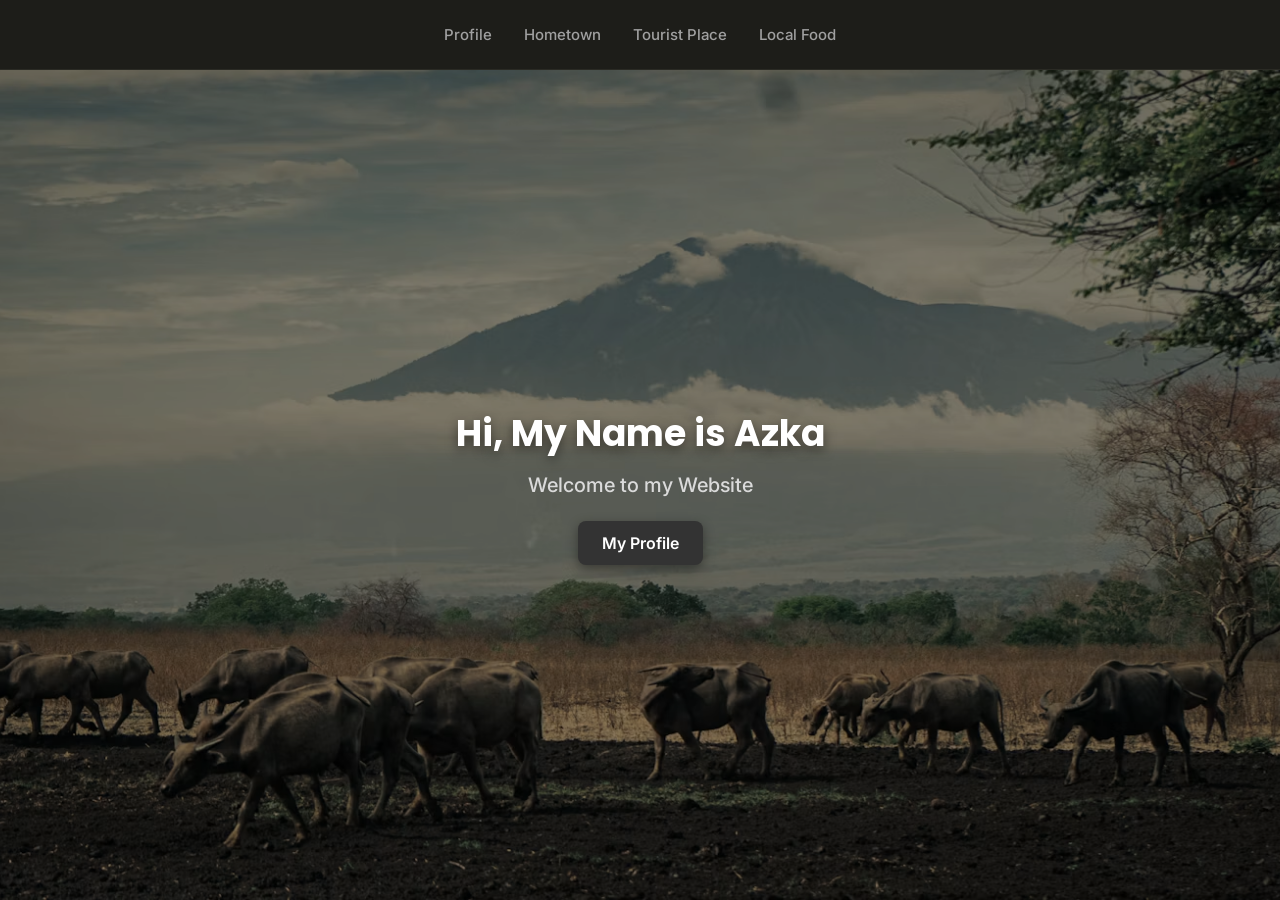
<file: source/index.html>
<!DOCTYPE html>
<html lang="id">
<head>
  <meta charset="utf-8" />
  <meta name="viewport" content="width=device-width, initial-scale=1.0" />
  <title>Home - Muhammad Azka Asyrafany</title>
  <link rel="preconnect" href="https://fonts.googleapis.com">
  <link rel="preconnect" href="https://fonts.gstatic.com" crossorigin>
  <link href="https://fonts.googleapis.com/css2?family=Inter:wght@300;400;500;600&family=Poppins:wght@700&display=swap" rel="stylesheet">
  <link rel="stylesheet" href="style.css">
</head>
<body>

  <div class="homepage">
    <nav class="navbar">
      <div class="nav-links">
        <a href="profile.html" class="nav-item">Profile</a>
        <a href="hometown.html" class="nav-item">Hometown</a>
        <a href="tourist.html" class="nav-item">Tourist Place</a>
        <a href="food.html" class="nav-item">Local Food</a>
      </div>
    </nav>

    <main class="homemain-container">
      <div class="homemain-content">
        <h1 class="homemain-title">Hi, My Name is Azka</h1>
        <p class="homemain-subtitle">Welcome to my Website</p>
        <a href="profile.html" class="btn-profile">
          <span>My Profile</span>
        </a>
      </div>
    </main>
  </div>

</body>
</html>
</file>
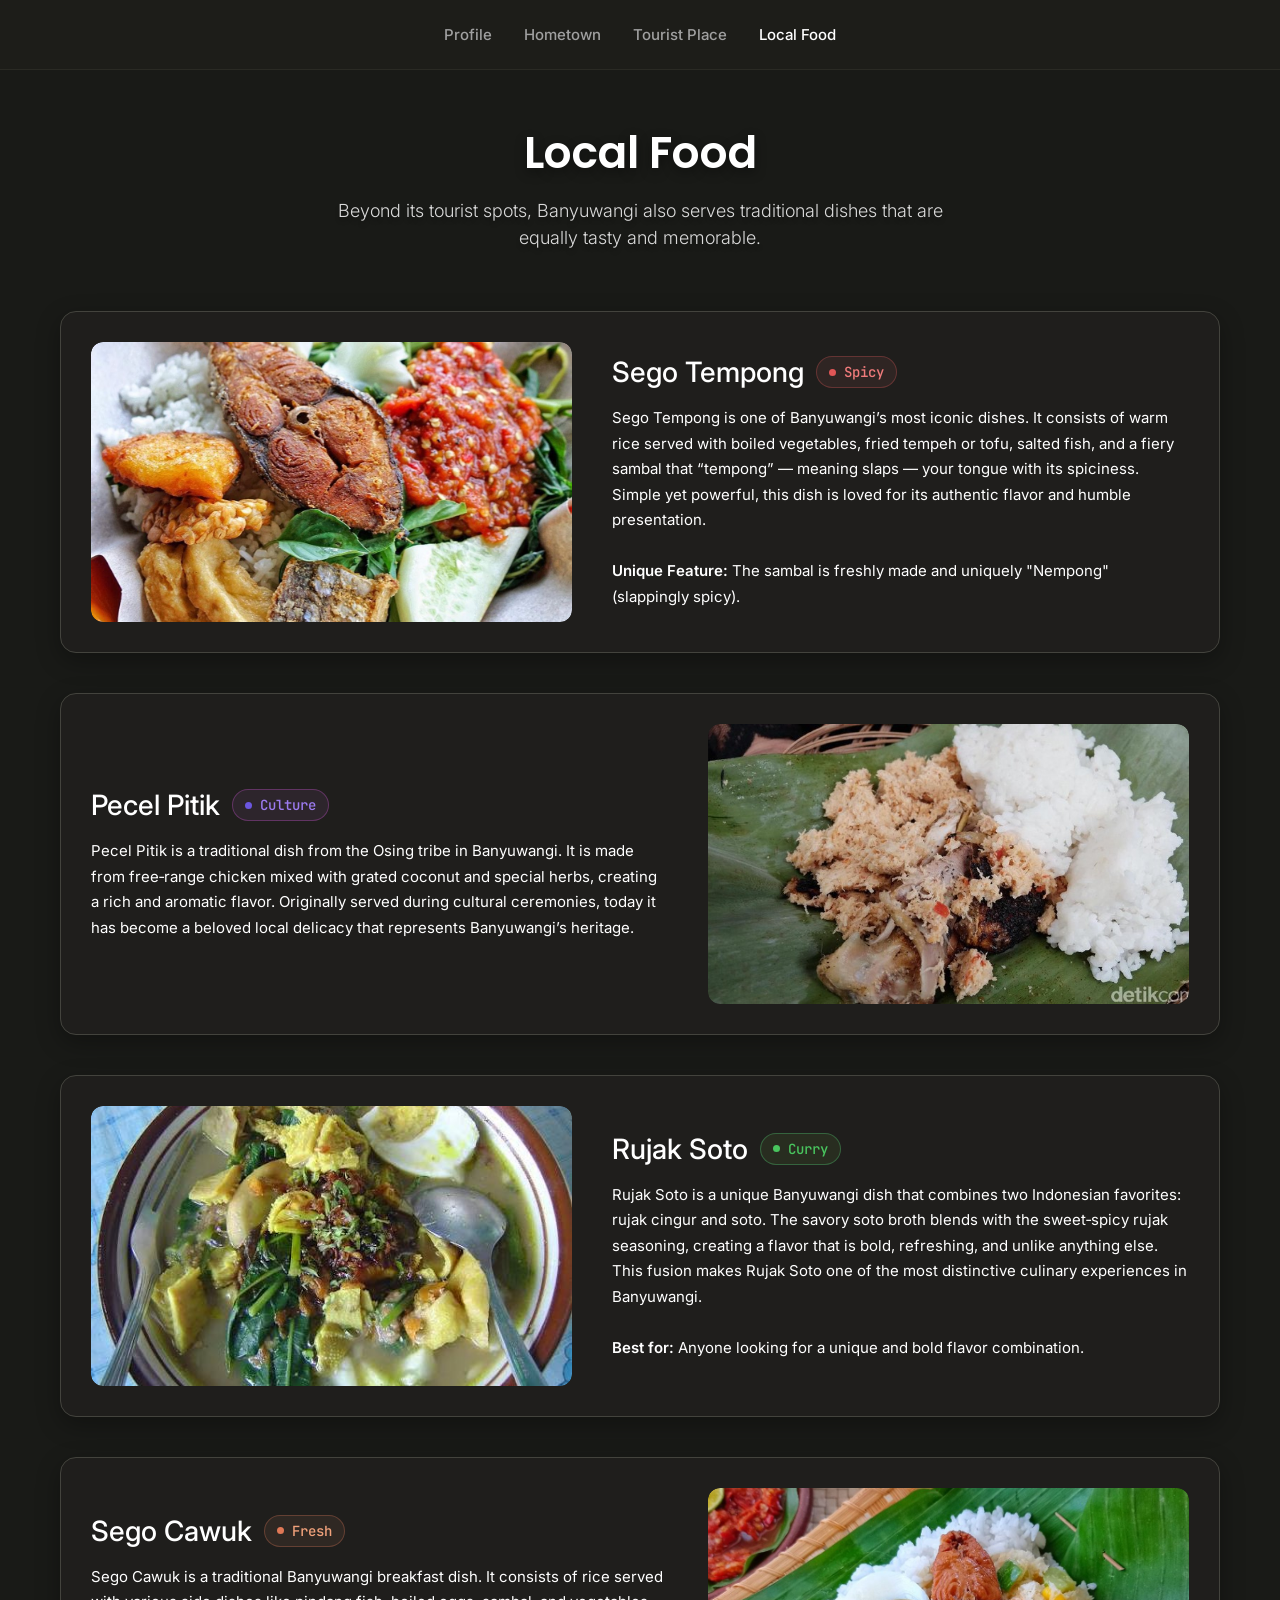
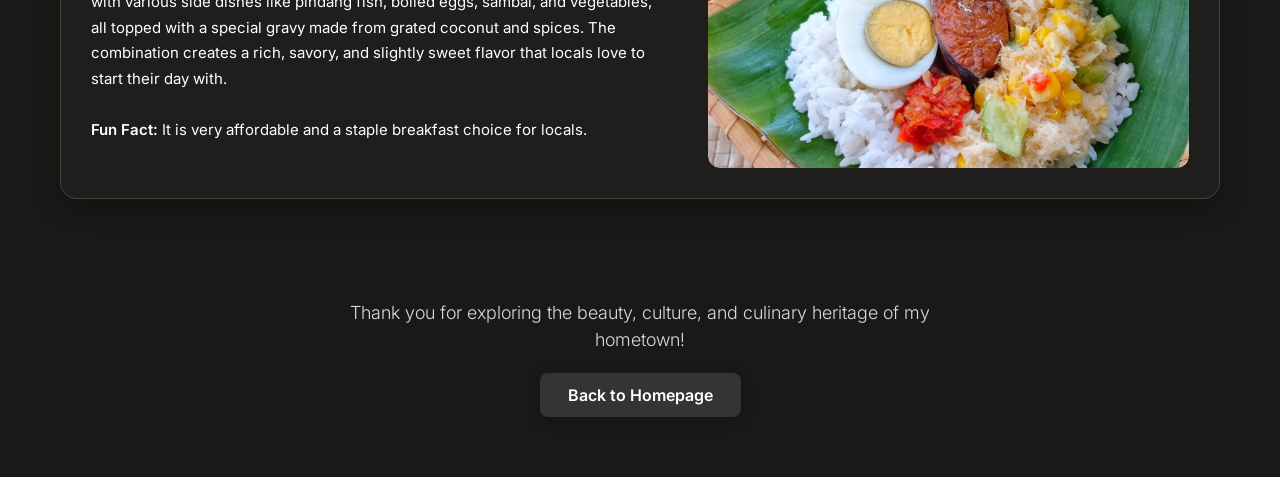
<file: source/food.html>
<!DOCTYPE html>
<html lang="id">
<head>
  <meta charset="utf-8" />
  <meta name="viewport" content="width=device-width, initial-scale=1.0" />
  <title>Local Food - Muhammad Azka Asyrafany</title>
  <link rel="preconnect" href="https://fonts.googleapis.com">
  <link rel="preconnect" href="https://fonts.gstatic.com" crossorigin>
  <link href="https://fonts.googleapis.com/css2?family=Inter:wght@300;400;500;600&family=JetBrains+Mono:wght@500&family=Poppins:wght@600;700&display=swap" rel="stylesheet">
  <link rel="stylesheet" href="style.css">
</head>
<body>

  <div class="food-page">
    <nav class="navbar">
      <div class="nav-links">
        <a href="profile.html" class="nav-item">Profile</a>
        <a href="hometown.html" class="nav-item">Hometown</a>
        <a href="tourist.html" class="nav-item">Tourist Place</a>
        <a href="food.html" class="nav-item active">Local Food</a>
      </div>
    </nav>

    <header class="food-header">
      <h1 class="food-main-title">Local Food</h1>
      <p class="food-subtitle">Beyond its tourist spots, Banyuwangi also serves traditional dishes that are equally tasty and memorable.</p>
    </header>

    <main class="food-container">
      <article class="food-card">
        <div class="food-image">
          <img src="img/Sego Tempong.jpeg" alt="Sego Tempong" />
        </div>
        <div class="food-content">
          <div class="title-tag-row">
            <h2 class="food-title">Sego Tempong</h2>
            <div class="badge badge-spicy">
              <span class="badge-dot"></span>
              <span class="badge-text">Spicy</span>
            </div>
          </div>
          <p class="food-description">
            Sego Tempong is one of Banyuwangi’s most iconic dishes. It consists of warm rice served with boiled vegetables, fried tempeh or tofu, salted fish, and a fiery sambal that “tempong” — meaning slaps — your tongue with its spiciness. Simple yet powerful, this dish is loved for its authentic flavor and humble presentation.<br/><br/>
            <strong>Unique Feature:</strong> The sambal is freshly made and uniquely "Nempong" (slappingly spicy).
          </p>
        </div>
      </article>

      <article class="food-card reverse">
        <div class="food-image">
          <img src="./img/Pecel Pitik.jpg" alt="Pecel Pitik" />
        </div>
        <div class="food-content">
          <div class="title-tag-row">
            <h2 class="food-title">Pecel Pitik</h2>
            <div class="badge badge-culture">
              <span class="badge-dot"></span>
              <span class="badge-text">Culture</span>
            </div>
          </div>
          <p class="food-description">
            Pecel Pitik is a traditional dish from the Osing tribe in Banyuwangi. It is made from free‑range chicken mixed with grated coconut and special herbs, creating a rich and aromatic flavor. Originally served during cultural ceremonies, today it has become a beloved local delicacy that represents Banyuwangi’s heritage.
          </p>
        </div>
      </article>

      <article class="food-card">
        <div class="food-image">
          <img src="img/Rujak Soto.jpg" alt="Rujak Soto" />
        </div>
        <div class="food-content">
          <div class="title-tag-row">
            <h2 class="food-title">Rujak Soto</h2>
            <div class="badge badge-curry">
              <span class="badge-dot"></span>
              <span class="badge-text">Curry</span>
            </div>
          </div>
          <p class="food-description">
            Rujak Soto is a unique Banyuwangi dish that combines two Indonesian favorites: rujak cingur and soto. The savory soto broth blends with the sweet‑spicy rujak seasoning, creating a flavor that is bold, refreshing, and unlike anything else. This fusion makes Rujak Soto one of the most distinctive culinary experiences in Banyuwangi.<br/><br/>
            <strong>Best for:</strong> Anyone looking for a unique and bold flavor combination.
          </p>
        </div>
      </article>

      <article class="food-card reverse">
        <div class="food-image">
          <img src="img/Sego Cawuk.jpg" alt="Sego Cawuk" />
        </div>
        <div class="food-content">
          <div class="title-tag-row">
            <h2 class="food-title">Sego Cawuk</h2>
            <div class="badge badge-fresh">
              <span class="badge-dot"></span>
              <span class="badge-text">Fresh</span>
            </div>
          </div>
          <p class="food-description">
            Sego Cawuk is a traditional Banyuwangi breakfast dish. It consists of rice served with various side dishes like pindang fish, boiled eggs, sambal, and vegetables, all topped with a special gravy made from grated coconut and spices. The combination creates a rich, savory, and slightly sweet flavor that locals love to start their day with.<br/><br/>
            <strong>Fun Fact:</strong> It is very affordable and a staple breakfast choice for locals.
          </p>
        </div>
      </article>

    </main>

    <footer class="food-footer">
      <p class="footer-note">
        Thank you for exploring the beauty, culture, and culinary heritage of my hometown!
      </p>
      <a href="index.html" class="btn-home">
        <span>Back to Homepage</span>
      </a>
    </footer>

  </div>

</body>
</html>
</file>
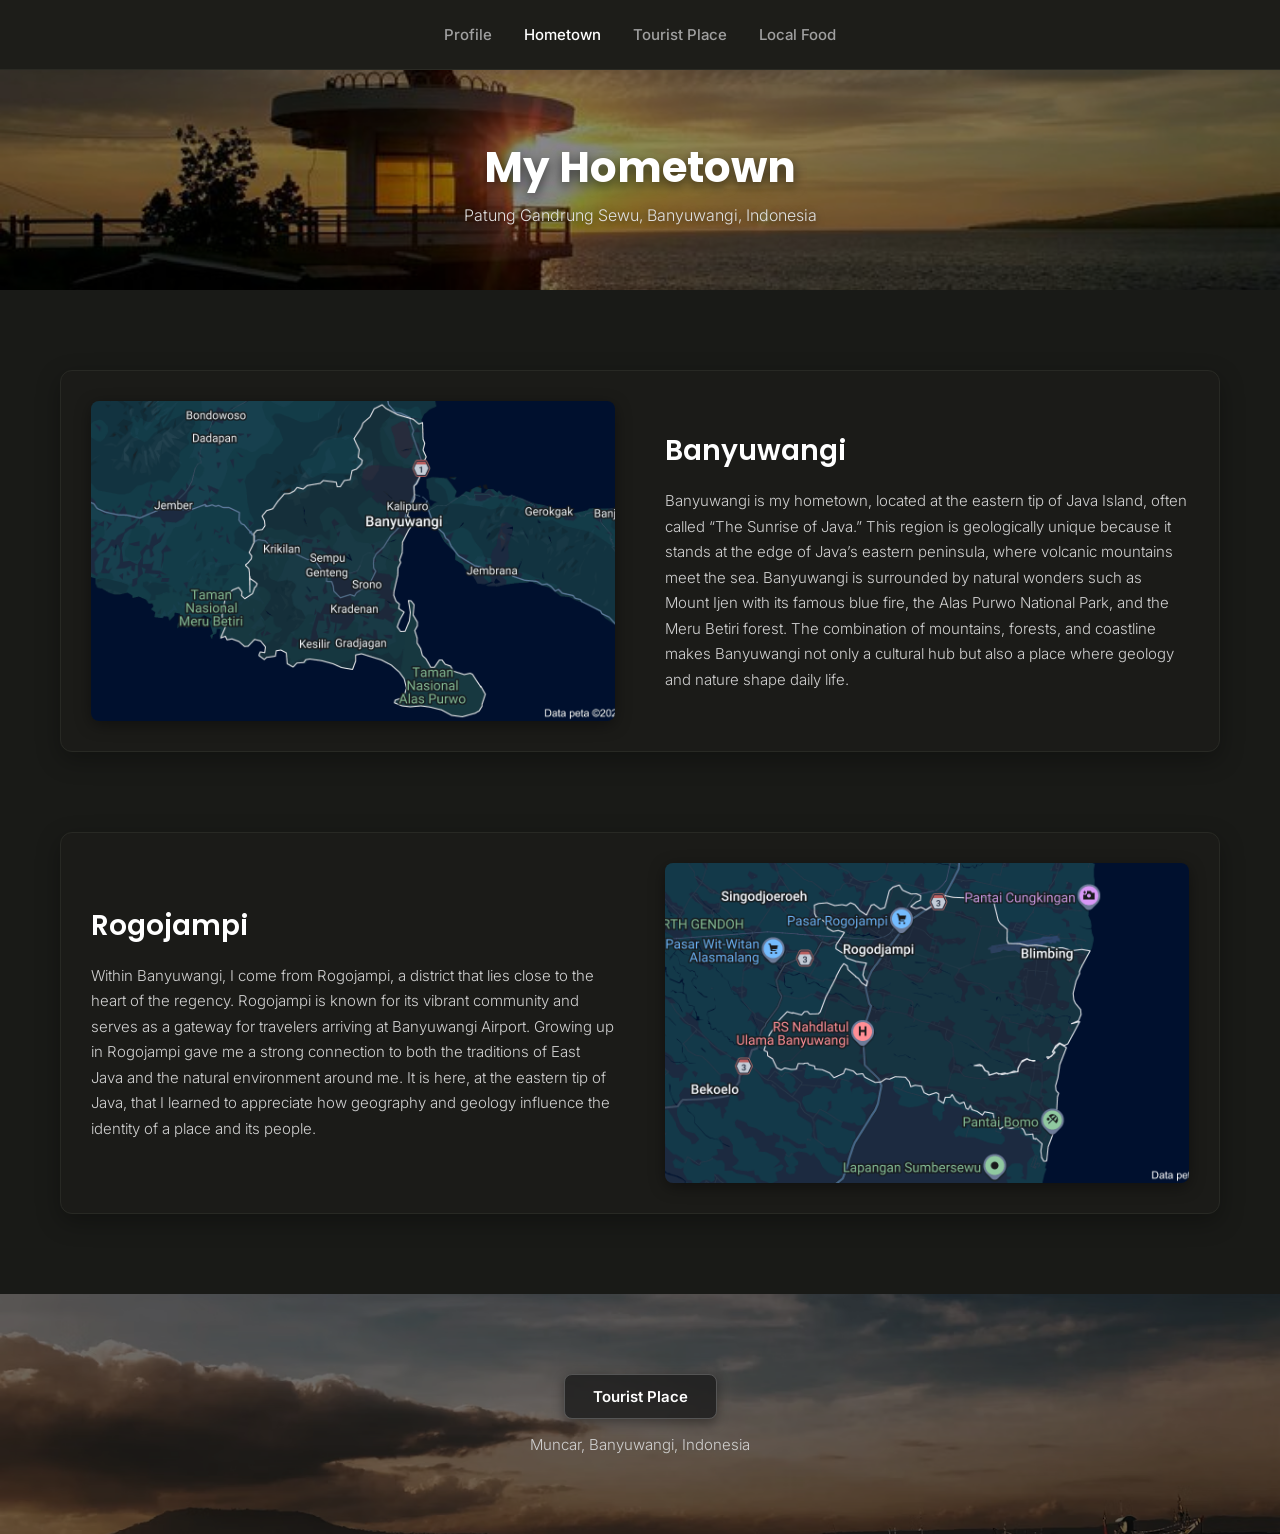
<file: source/hometown.html>
<!DOCTYPE html>
<html lang="id">
<head>
  <meta charset="utf-8" />
  <meta name="viewport" content="width=device-width, initial-scale=1.0" />
  <title>Hometown - Muhammad Azka Asyrafany</title>
  <link rel="preconnect" href="https://fonts.googleapis.com">
  <link rel="preconnect" href="https://fonts.gstatic.com" crossorigin>
  <link href="https://fonts.googleapis.com/css2?family=Inter:wght@200;300;400;500;600&family=Poppins:wght@500;600;700&display=swap" rel="stylesheet">
  <link rel="stylesheet" href="style.css">
</head>
<body>

  <div class="hometown-page">
    <nav class="navbar">
      <div class="nav-links">
        <a href="profile.html" class="nav-item">Profile</a>
        <a href="hometown.html" class="nav-item active">Hometown</a>
        <a href="tourist.html" class="nav-item">Tourist Place</a>
        <a href="food.html" class="nav-item">Local Food</a>
      </div>
    </nav>

    <header class="hometown-header">
      <div class="header-overlay">
        <h1 class="header-title">My Hometown</h1>
        <p class="header-subtitle">Patung Gandrung Sewu, Banyuwangi, Indonesia</p>
      </div>
    </header>

    <main class="hometown-container">
      <section class="hometown-card">
        <div class="card-image bg-banyuwangi"></div>
        <div class="card-content">
          <h2 class="section-title">Banyuwangi</h2>
          <p class="section-description">
            Banyuwangi is my hometown, located at the eastern tip of Java Island, often called “The Sunrise of Java.” This region is geologically unique because it stands at the edge of Java’s eastern peninsula, where volcanic mountains meet the sea. Banyuwangi is surrounded by natural wonders such as Mount Ijen with its famous blue fire, the Alas Purwo National Park, and the Meru Betiri forest. The combination of mountains, forests, and coastline makes Banyuwangi not only a cultural hub but also a place where geology and nature shape daily life.
          </p>
        </div>
      </section>

      <section class="hometown-card reverse">
        <div class="card-image bg-rogojampi"></div>
        <div class="card-content">
          <h2 class="section-title">Rogojampi</h2>
          <p class="section-description">
            Within Banyuwangi, I come from Rogojampi, a district that lies close to the heart of the regency. Rogojampi is known for its vibrant community and serves as a gateway for travelers arriving at Banyuwangi Airport. Growing up in Rogojampi gave me a strong connection to both the traditions of East Java and the natural environment around me. It is here, at the eastern tip of Java, that I learned to appreciate how geography and geology influence the identity of a place and its people.
          </p>
        </div>
      </section>

    </main>

    <footer class="hometown-footer">
      <div class="footer-overlay">
        <a href="tourist.html" class="btn-tourist">
          <span>Tourist Place</span>
        </a>
        <p class="footer-caption">Muncar, Banyuwangi, Indonesia</p>
      </div>
    </footer>
  </div>

</body>
</html>
</file>
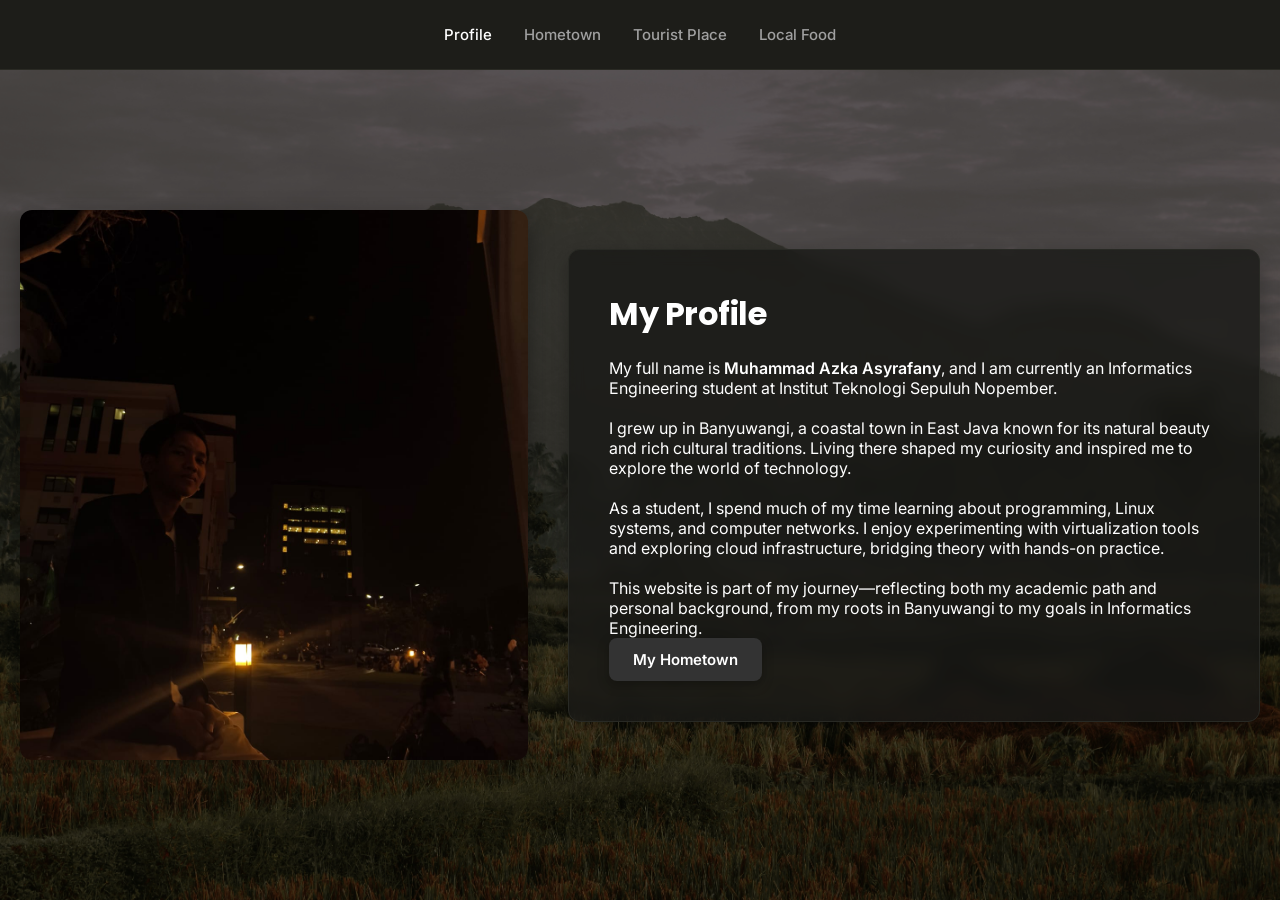
<file: source/profile.html>
<!DOCTYPE html>
<html lang="id">
<head>
  <meta charset="utf-8" />
  <meta name="viewport" content="width=device-width, initial-scale=1.0" />
  <title>Profile - Muhammad Azka Asyrafany</title>
  <link rel="preconnect" href="https://fonts.googleapis.com">
  <link rel="preconnect" href="https://fonts.gstatic.com" crossorigin>
  <link href="https://fonts.googleapis.com/css2?family=Inter:wght@300;400;500;600&family=Poppins:wght@700&display=swap" rel="stylesheet">
  <link rel="stylesheet" href="style.css">
</head>
<body>

  <div class="profile-page">
    <nav class="navbar">
      <div class="nav-links">
        <a href="profile.html" class="nav-item active">Profile</a>
        <a href="hometown.html" class="nav-item">Hometown</a>
        <a href="tourist.html" class="nav-item">Tourist Place</a>
        <a href="food.html" class="nav-item">Local Food</a>
      </div>
    </nav>

    <main class="profile-container">
      <div class="profile-picture">
        <img src="img/profile.jpg" alt="Muhammad Azka Asyrafany" />
      </div>

      <div class="profile-content">
        <h1 class="profile-title">My Profile</h1>
        
        <p class="profile-description">
          My full name is <strong>Muhammad Azka Asyrafany</strong>, and I am currently an Informatics Engineering student at Institut Teknologi Sepuluh Nopember.<br><br>
          I grew up in Banyuwangi, a coastal town in East Java known for its natural beauty and rich cultural traditions. Living there shaped my curiosity and inspired me to explore the world of technology.<br><br>
          As a student, I spend much of my time learning about programming, Linux systems, and computer networks. I enjoy experimenting with virtualization tools and exploring cloud infrastructure, bridging theory with hands-on practice.<br><br>
          This website is part of my journey—reflecting both my academic path and personal background, from my roots in Banyuwangi to my goals in Informatics Engineering.
        </p>

        <a href="hometown.html" class="btn-hometown">
          <span>My Hometown</span>
        </a>
      </div>
    </main>
  </div>

</body>
</html>
</file>
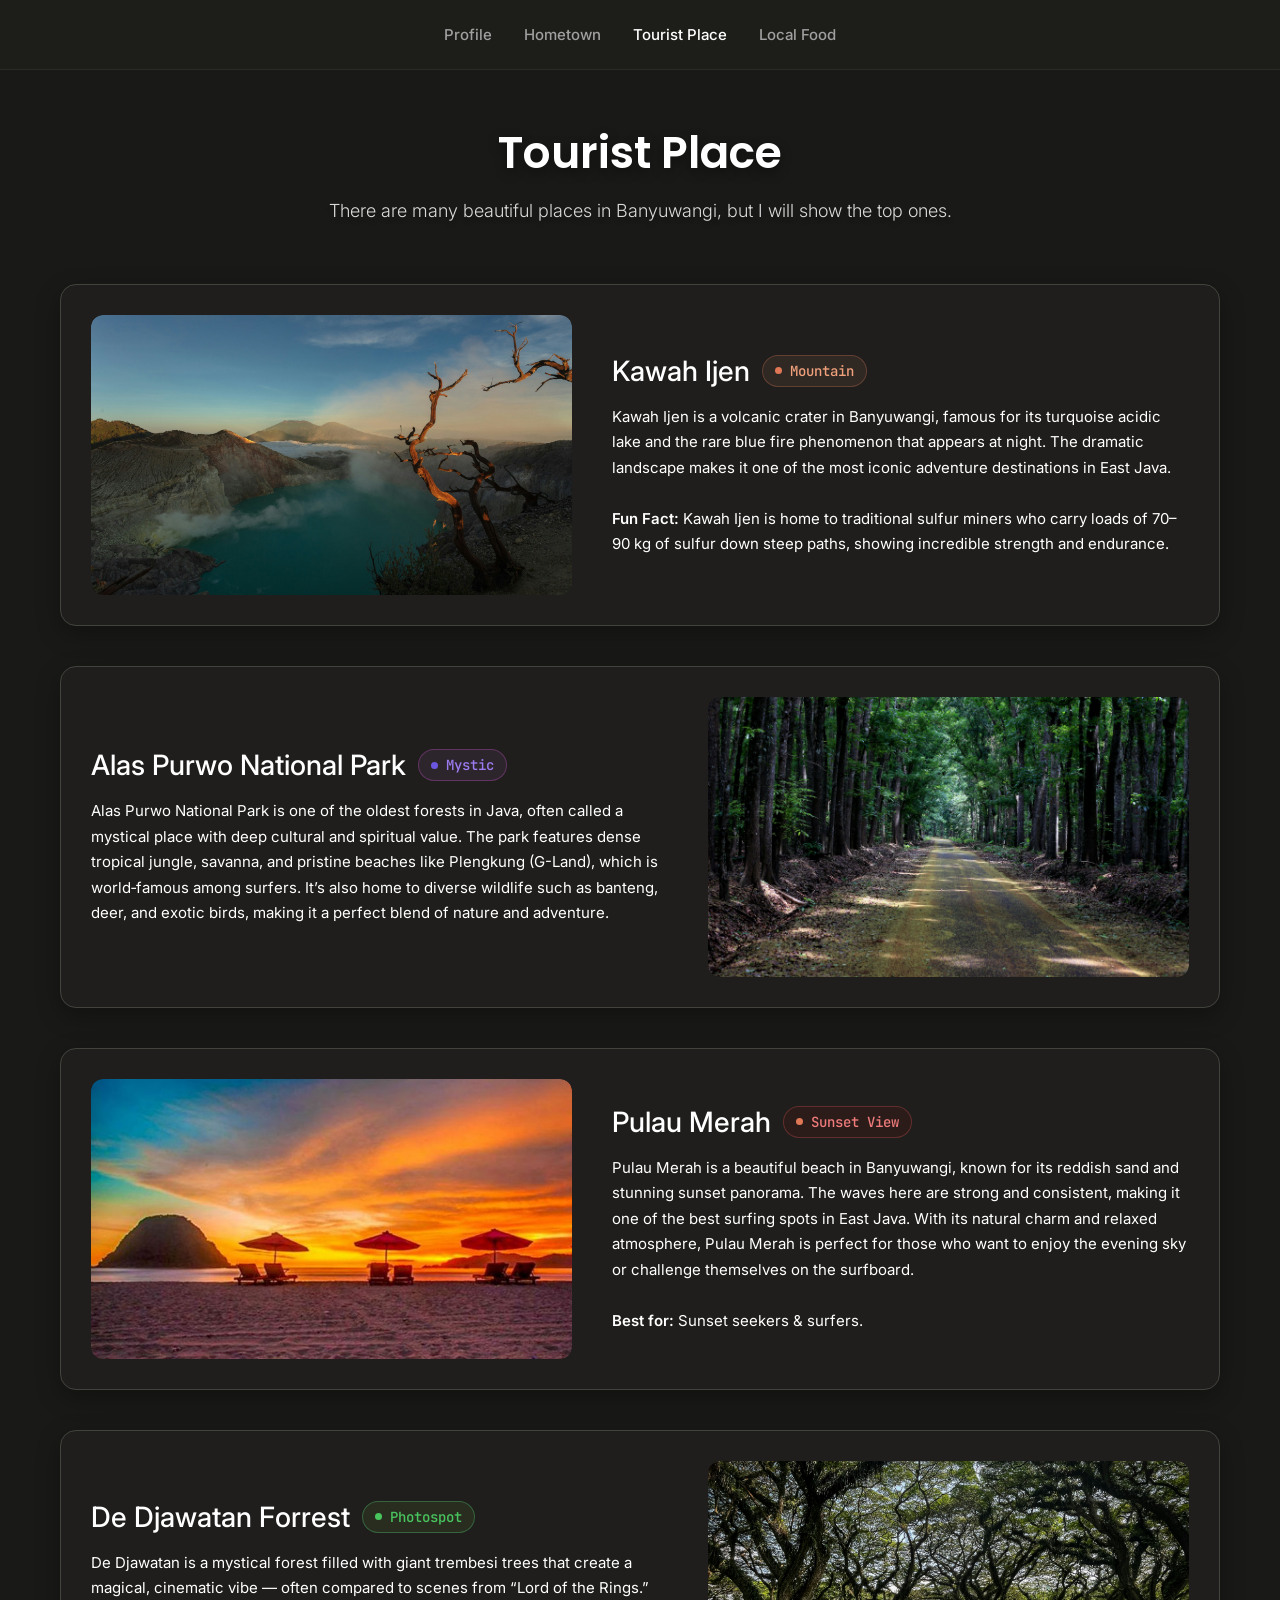
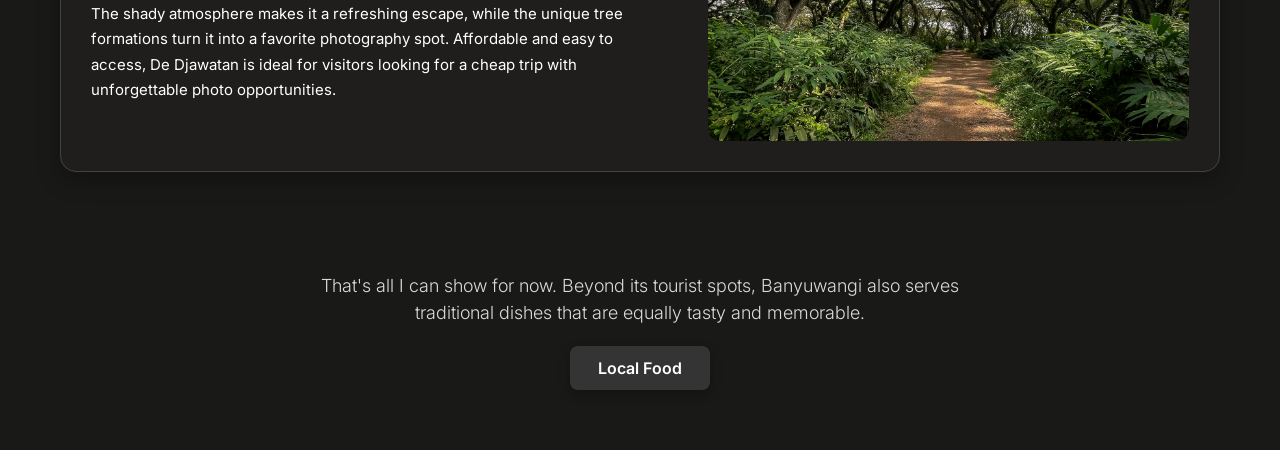
<file: source/tourist.html>
<!DOCTYPE html>
<html lang="id">
<head>
  <meta charset="utf-8" />
  <meta name="viewport" content="width=device-width, initial-scale=1.0" />
  <title>Tourist Place - Muhammad Azka Asyrafany</title>
  <link rel="preconnect" href="https://fonts.googleapis.com">
  <link rel="preconnect" href="https://fonts.gstatic.com" crossorigin>
  <link href="https://fonts.googleapis.com/css2?family=Inter:wght@300;400;500;600&family=JetBrains+Mono:wght@500&family=Poppins:wght@600;700&display=swap" rel="stylesheet">
  <link rel="stylesheet" href="style.css">
</head>
<body>

  <div class="tourist-page">
    <nav class="navbar">
      <div class="nav-links">
        <a href="profile.html" class="nav-item">Profile</a>
        <a href="hometown.html" class="nav-item">Hometown</a>
        <a href="tourist.html" class="nav-item active">Tourist Place</a>
        <a href="food.html" class="nav-item">Local Food</a>
      </div>
    </nav>

    <header class="tourist-header">
      <h1 class="tourist-main-title">Tourist Place</h1>
      <p class="tourist-subtitle">There are many beautiful places in Banyuwangi, but I will show the top ones.</p>
    </header>

    <main class="tourist-container">
      <article class="tourist-card">
        <div class="tourist-image">
          <img src="img/Kawah.jpg" alt="Kawah Ijen" />
        </div>
        <div class="tourist-content">
          <div class="title-tag-row">
            <h2 class="tourist-title">Kawah Ijen</h2>
            <div class="badge badge-mountain">
              <span class="badge-dot"></span>
              <span class="badge-text">Mountain</span>
            </div>
          </div>
          <p class="tourist-description">
            Kawah Ijen is a volcanic crater in Banyuwangi, famous for its turquoise acidic lake and the rare blue fire phenomenon that appears at night. The dramatic landscape makes it one of the most iconic adventure destinations in East Java.<br/><br/>
            <strong>Fun Fact:</strong> Kawah Ijen is home to traditional sulfur miners who carry loads of 70–90 kg of sulfur down steep paths, showing incredible strength and endurance.
          </p>
        </div>
      </article>

      <article class="tourist-card reverse">
        <div class="tourist-image">
          <img src="img/Hutan_Alas_Purwo.jpg" alt="Alas Purwo National Park" />
        </div>
        <div class="tourist-content">
          <div class="title-tag-row">
            <h2 class="tourist-title">Alas Purwo National Park</h2>
            <div class="badge badge-mystic">
              <span class="badge-dot"></span>
              <span class="badge-text">Mystic</span>
            </div>
          </div>
          <p class="tourist-description">
            Alas Purwo National Park is one of the oldest forests in Java, often called a mystical place with deep cultural and spiritual value. The park features dense tropical jungle, savanna, and pristine beaches like Plengkung (G-Land), which is world‑famous among surfers. It’s also home to diverse wildlife such as banteng, deer, and exotic birds, making it a perfect blend of nature and adventure.
          </p>
        </div>
      </article>

      <article class="tourist-card">
        <div class="tourist-image">
          <img src="img/Pulau Merah.jpg" alt="Pulau Merah" />
        </div>
        <div class="tourist-content">
          <div class="title-tag-row">
            <h2 class="tourist-title">Pulau Merah</h2>
            <div class="badge badge-sunset">
              <span class="badge-dot"></span>
              <span class="badge-text">Sunset View</span>
            </div>
          </div>
          <p class="tourist-description">
            Pulau Merah is a beautiful beach in Banyuwangi, known for its reddish sand and stunning sunset panorama. The waves here are strong and consistent, making it one of the best surfing spots in East Java. With its natural charm and relaxed atmosphere, Pulau Merah is perfect for those who want to enjoy the evening sky or challenge themselves on the surfboard.<br/><br/>
            <strong>Best for:</strong> Sunset seekers & surfers.
          </p>
        </div>
      </article>

      <article class="tourist-card reverse">
        <div class="tourist-image">
          <img src="img/Djawatan.jpg" alt="De Djawatan Forrest" />
        </div>
        <div class="tourist-content">
          <div class="title-tag-row">
            <h2 class="tourist-title">De Djawatan Forrest</h2>
            <div class="badge badge-photospot">
              <span class="badge-dot"></span>
              <span class="badge-text">Photospot</span>
            </div>
          </div>
          <p class="tourist-description">
            De Djawatan is a mystical forest filled with giant trembesi trees that create a magical, cinematic vibe — often compared to scenes from “Lord of the Rings.” The shady atmosphere makes it a refreshing escape, while the unique tree formations turn it into a favorite photography spot. Affordable and easy to access, De Djawatan is ideal for visitors looking for a cheap trip with unforgettable photo opportunities.
          </p>
        </div>
      </article>

    </main>

    <footer class="tourist-footer">
      <p class="footer-note">
        That's all I can show for now. Beyond its tourist spots, Banyuwangi also serves traditional dishes that are equally tasty and memorable.
      </p>
      <a href="food.html" class="btn-food">
        <span>Local Food</span>
      </a>
    </footer>

  </div>

</body>
</html>
</file>
<file: source/style.css>
* {
  box-sizing: border-box;
  margin: 0;
  padding: 0;
}

html, body {
  width: 100%;
  min-height: 100vh;
  font-family: 'Inter', sans-serif;
  background-color: #121212;
  color: #ffffff;
}

/* NAVBAR */
.navbar {
  display: flex;
  justify-content: center;
  align-items: center;
  height: 70px;
  min-height: 70px;
  max-height: 70px;
  
  background-color: #1d1d19;
  border-bottom: 1px solid #2a2a24;
  padding: 0 20px;
  margin: 0;
  
  position: sticky;
  top: 0;
  z-index: 1000;
  width: 100%;
  box-sizing: border-box;
}

.nav-links {
  display: flex;
  align-items: center;
  justify-content: center;
  gap: 32px;
  height: 100%;
  margin: 0;
  padding: 0;
}

.nav-item {
  color: #a0a0a0;
  text-decoration: none;
  font-family: 'Inter', sans-serif;
  font-weight: 500;
  font-size: 15px;
  line-height: 1;
  transition: color 0.3s ease;
  display: inline-flex;
  align-items: center;
}

.nav-item:hover,
.nav-item.active {
  color: #ffffff;
}


/* HOMEPAGE STYLES */
.homepage {
  display: flex;
  flex-direction: column;
  min-height: 100vh;
  background-image: url('./img/homepage.avif');
  background-size: cover;
  background-position: center;
  background-repeat: no-repeat;
  position: relative;
}

.homepage::before {
  content: "";
  position: absolute;
  top: 0;
  left: 0;
  width: 100%;
  height: 100%;
  background-color: rgba(0, 0, 0, 0.4);
  z-index: 1;
}

.homemain-container {
  flex: 1;
  display: flex;
  justify-content: center;
  align-items: center;
  text-align: center;
  padding: 0 20px;
  z-index: 2;
}

.homemain-content {
  display: flex;
  flex-direction: column;
  align-items: center;
}

.homemain-title {
  font-family: 'Poppins', sans-serif;
  font-weight: 700;
  color: #ffffff;
  font-size: 36px;
  text-shadow: 0px 4px 12px rgba(0, 0, 0, 0.5);
  margin-bottom: 12px;
}

.homemain-subtitle {
  font-family: 'Inter', sans-serif;
  font-weight: 500;
  color: #dadada;
  font-size: 20px;
  margin-bottom: 24px;
}

.btn-profile {
  display: inline-flex;
  align-items: center;
  justify-content: center;
  padding: 12px 24px;
  background-color: #333333;
  color: #ffffff;
  text-decoration: none;
  font-weight: 600;
  font-size: 16px;
  border-radius: 8px;
  box-shadow: 0 4px 12px rgba(0, 0, 0, 0.4);
  transition: background-color 0.3s ease, transform 0.2s ease;
}

.btn-profile:hover {
  background-color: #4a4a4a;
  transform: translateY(-2px);
}


/* PROFILE PAGE STYLES */
.profile-page {
  display: flex;
  flex-direction: column;
  min-height: 100vh;
  background-image: url('img/profile_bg.jpg'); 
  background-size: cover;
  background-position: center;
  background-repeat: no-repeat;
  background-attachment: fixed;
  position: relative;
}

.profile-page::before {
  content: "";
  position: absolute;
  top: 0;
  left: 0;
  width: 100%;
  height: 100%;
  background-color: rgba(0, 0, 0, 0.6);
  z-index: 1;
}

.profile-container {
  display: flex;
  flex: 1;
  width: 100%;
  max-width: 1300px;
  margin: 0 auto;
  padding: 40px 20px;
  gap: 40px;
  align-items: center;
  z-index: 2;
}

.profile-picture {
  flex: 1;
  display: flex;
  justify-content: center;
  align-items: center;
  height: 100%;
  max-height: 600px;
}

.profile-picture img {
  width: 100%;
  height: 100%;
  max-height: 550px;
  object-fit: cover;
  border-radius: 12px;
  box-shadow: 0 8px 24px rgba(0, 0, 0, 0.4);
}

.profile-content {
  flex: 1.2;
  display: flex;
  flex-direction: column;
  justify-content: center;
  align-items: flex-start;
  padding: 40px;
  background-color: rgba(25, 26, 23, 0.8);
  border: 1px solid #282924;
  border-radius: 12px;
  backdrop-filter: blur(8px);
  box-shadow: 0 8px 24px rgba(0, 0, 0, 0.3);
}

.profile-title {
  font-family: 'Poppins', sans-serif;
  font-weight: 700;
  font-size: 32px;
  color: #ffffff;
  margin-bottom: 20px;
  letter-spacing: -0.5px;
}
A
.profile-description {
  font-weight: 300;
  font-size: 15px;
  line-height: 1.7;
  color: #d1d1d1;
  margin-bottom: 30px;
}

.profile-description strong {
  color: #ffffff;
  font-weight: 600;
}

.btn-hometown {
  display: inline-flex;
  align-items: center;
  justify-content: center;
  padding: 12px 24px;
  background-color: #333333;
  color: #ffffff;
  text-decoration: none;
  font-weight: 600;
  font-size: 15px;
  border-radius: 8px;
  box-shadow: 0 4px 12px rgba(0, 0, 0, 0.3);
  transition: background-color 0.3s ease, transform 0.2s ease;
}

.btn-hometown:hover {
  background-color: #4a4a4a;
  transform: translateY(-2px);
}

/* HOMETOWN PAGE STYLES */
.hometown-page {
  display: flex;
  flex-direction: column;
  min-height: 100vh;
  background-color: #191a17;
}

.hometown-header {
  width: 100%;
  height: 220px;
  background-image: url('./img/hometown_atas.jpg');
  background-size: cover;
  background-position: center;
  position: relative;
}

.header-overlay {
  width: 100%;
  height: 100%;
  background: rgba(0, 0, 0, 0.45);
  display: flex;
  flex-direction: column;
  justify-content: center;
  align-items: center;
  text-align: center;
  padding: 0 20px;
}

.header-title {
  font-family: 'Poppins', sans-serif;
  font-weight: 700;
  font-size: 42px;
  color: #ffffff;
  text-shadow: 0px 4px 12px rgba(0, 0, 0, 0.6);
  margin-bottom: 6px;
}

.header-subtitle {
  font-family: 'Inter', sans-serif;
  font-weight: 300;
  font-size: 16px;
  color: #e0e0e0;
  text-shadow: 0px 2px 8px rgba(0, 0, 0, 0.6);
}

.hometown-container {
  max-width: 1200px;
  width: 100%;
  margin: 0 auto;
  padding: 80px 20px;
  display: flex;
  flex-direction: column;
  gap: 80px;
}

.hometown-card {
  display: flex;
  align-items: center;
  gap: 50px;
  background-color: rgba(29, 29, 25, 0.6);
  border: 1px solid #282924;
  border-radius: 12px;
  padding: 30px;
  box-shadow: 0 8px 24px rgba(0, 0, 0, 0.3);
}

.hometown-card.reverse {
  flex-direction: row-reverse;
}

.card-image {
  flex: 1;
  width: 100%;
  height: 320px;
  border-radius: 8px;
  background-size: cover;
  background-position: center;
  box-shadow: 0 4px 16px rgba(0, 0, 0, 0.4);
}

.bg-banyuwangi {
  background-image: url(./img/banyuwangi.png);
}

.bg-rogojampi {
  background-image: url(./img/rogojampi.png);
}

.card-content {
  flex: 1;
  display: flex;
  flex-direction: column;
  justify-content: center;
}

.section-title {
  font-family: 'Poppins', sans-serif;
  font-weight: 600;
  font-size: 28px;
  color: #ffffff;
  margin-bottom: 16px;
}

.section-description {
  font-family: 'Inter', sans-serif;
  font-weight: 300;
  font-size: 15px;
  line-height: 1.7;
  color: #d1d1d1;
}

.hometown-footer {
  width: 100%;
  height: 240px;
  background-image: url('./img/hometown_bawah.avif');
  background-size: cover;
  background-position: center;
  margin-top: auto;
}

.footer-overlay {
  width: 100%;
  height: 100%;
  background: rgba(0, 0, 0, 0.55);
  display: flex;
  flex-direction: column;
  justify-content: center;
  align-items: center;
  gap: 16px;
}

.btn-tourist {
  display: inline-flex;
  align-items: center;
  justify-content: center;
  padding: 12px 28px;
  background-color: rgba(30, 30, 30, 0.85);
  border: 1px solid #555555;
  border-radius: 8px;
  color: #ffffff;
  text-decoration: none;
  font-weight: 600;
  font-size: 15px;
  box-shadow: 0 4px 12px rgba(0, 0, 0, 0.4);
  transition: all 0.3s ease;
}

.btn-tourist:hover {
  background-color: #4a4a4a;
  border-color: #888888;
  transform: translateY(-2px);
}

.footer-caption {
  font-family: 'Inter', sans-serif;
  font-weight: 300;
  font-size: 15px;
  color: #d1d1d1;
}

@media (max-width: 900px) {
  .hometown-card,
  .hometown-card.reverse {
    flex-direction: column;
    padding: 20px;
    gap: 24px;
  }

  .card-image {
    height: 240px;
  }

  .header-title {
    font-size: 32px;
  }

  .header-subtitle {
    font-size: 14px;
  }
}

/* TOURIST PLACE PAGE STYLES */
.tourist-page {
  display: flex;
  flex-direction: column;
  min-height: 100vh;
  background-color: #191a17;
}

.tourist-header {
  display: flex;
  flex-direction: column;
  align-items: center;
  justify-content: center;
  text-align: center;
  padding: 50px 20px 20px;
}

.tourist-main-title {
  font-family: 'Poppins', sans-serif;
  font-weight: 600;
  font-size: 44px;
  color: #ffffff;
  margin-bottom: 12px;
  text-shadow: 0px 4px 12px rgba(0, 0, 0, 0.4);
}

.tourist-subtitle {
  font-family: 'Inter', sans-serif;
  font-weight: 300;
  font-size: 18px;
  color: #dadada;
  max-width: 650px;
  line-height: 1.5;
  text-shadow: 0px 4px 4px rgba(0, 0, 0, 0.25);
}


.tourist-container {
  display: flex;
  flex-direction: column;
  gap: 40px;
  max-width: 1200px;
  width: 100%;
  margin: 40px auto 60px;
  padding: 0 20px;
}

.tourist-card {
  display: flex;
  align-items: center;
  background: rgba(54, 44, 44, 0.23);
  border: 1px solid #43433d;
  border-radius: 16px;
  padding: 30px;
  gap: 40px;
  box-shadow: 0 8px 24px rgba(0, 0, 0, 0.3);
}

.tourist-card.reverse {
  flex-direction: row-reverse;
}

.tourist-image {
  flex: 1;
  max-width: 500px;
  height: 280px;
  overflow: hidden;
  border-radius: 12px;
}

.tourist-image img {
  width: 100%;
  height: 100%;
  object-fit: cover;
  border-radius: 12px;
  transition: transform 0.3s ease;
}

.tourist-card:hover .tourist-image img {
  transform: scale(1.03);
}

.tourist-content {
  flex: 1.2;
  display: flex;
  flex-direction: column;
  justify-content: center;
}

.title-tag-row {
  display: flex;
  align-items: center;
  gap: 12px;
  margin-bottom: 16px;
  flex-wrap: wrap;
}

.tourist-title {
  font-family: 'Inter', sans-serif;
  font-weight: 500;
  font-size: 28px;
  color: #ffffff;
}

.badge {
  display: inline-flex;
  align-items: center;
  gap: 8px;
  padding: 6px 12px;
  border-radius: 30px;
  font-family: 'JetBrains Mono', monospace;
  font-size: 14px;
  font-weight: 500;
}

.badge-dot {
  width: 7px;
  height: 7px;
  border-radius: 50%;
}

.badge-mountain {
  background: rgba(240, 161, 123, 0.08);
  border: 1px solid rgba(224, 120, 86, 0.3);
  color: #F0A17B;
}
.badge-mountain .badge-dot { background: #E07856; }

.badge-mystic {
  background: rgba(208, 123, 240, 0.08);
  border: 1px solid rgba(217, 86, 224, 0.3);
  color: #9C7BF0;
}
.badge-mystic .badge-dot { background: #6B56E0; }

.badge-sunset {
  background: rgba(184, 24, 24, 0.08);
  border: 1px solid rgba(224, 86, 86, 0.3);
  color: #F07B7B;
}
.badge-sunset .badge-dot { background: #E07856; }

.badge-photospot {
  background: rgba(152, 224, 86, 0.08);
  border: 1px solid rgba(86, 224, 130, 0.3);
  color: #49C55E;
}
.badge-photospot .badge-dot { background: #49C55E; }

.tourist-description {
  font-family: 'Inter', sans-serif;
  font-weight: 400;
  font-size: 15px;
  line-height: 1.7;
  color: #ffffff;
}

.tourist-description strong {
  color: #ffffff;
  font-weight: 600;
}

.tourist-footer {
  display: flex;
  flex-direction: column;
  justify-content: center;
  align-items: center;
  text-align: center;
  padding: 40px 20px 60px;
  gap: 20px;
}

.footer-note {
  font-family: 'Inter', sans-serif;
  font-weight: 300;
  font-size: 18px;
  color: #dadada;
  max-width: 650px;
  line-height: 1.5;
}

.btn-food {
  display: inline-flex;
  align-items: center;
  justify-content: center;
  padding: 12px 28px;
  background-color: #343434;
  color: #ffffff;
  text-decoration: none;
  font-weight: 600;
  font-size: 16px;
  border-radius: 8px;
  box-shadow: 0 4px 12px rgba(0, 0, 0, 0.25);
  transition: background-color 0.3s ease, transform 0.2s ease;
}

.btn-food:hover {
  background-color: #4a4a4a;
  transform: translateY(-2px);
}

@media (max-width: 900px) {
  .tourist-main-title {
    font-size: 32px;
  }

  .tourist-subtitle, .footer-note {
    font-size: 15px;
  }

  .tourist-card,
  .tourist-card.reverse {
    flex-direction: column;
    padding: 20px;
    gap: 20px;
  }

  .tourist-image {
    max-width: 100%;
    width: 100%;
    height: 220px;
  }

  .tourist-title {
    font-size: 24px;
  }
}

/* LOCAL FOOD PAGE STYLES */
.food-page {
  display: flex;
  flex-direction: column;
  min-height: 100vh;
  background-color: #191a17;
}

.food-header {
  display: flex;
  flex-direction: column;
  align-items: center;
  justify-content: center;
  text-align: center;
  padding: 50px 20px 20px;
}

.food-main-title {
  font-family: 'Poppins', sans-serif;
  font-weight: 600;
  font-size: 44px;
  color: #ffffff;
  margin-bottom: 12px;
  text-shadow: 0px 4px 12px rgba(0, 0, 0, 0.4);
}

.food-subtitle {
  font-family: 'Inter', sans-serif;
  font-weight: 300;
  font-size: 18px;
  color: #dadada;
  max-width: 650px;
  line-height: 1.5;
  text-shadow: 0px 4px 4px rgba(0, 0, 0, 0.25);
}

.food-container {
  display: flex;
  flex-direction: column;
  gap: 40px;
  max-width: 1200px;
  width: 100%;
  margin: 40px auto 60px;
  padding: 0 20px;
}

.food-card {
  display: flex;
  align-items: center;
  background: rgba(54, 44, 44, 0.23);
  border: 1px solid #43433d;
  border-radius: 16px;
  padding: 30px;
  gap: 40px;
  box-shadow: 0 8px 24px rgba(0, 0, 0, 0.3);
}

.food-card.reverse {
  flex-direction: row-reverse;
}

.food-image {
  flex: 1;
  max-width: 500px;
  height: 280px;
  overflow: hidden;
  border-radius: 12px;
}

.food-image img {
  width: 100%;
  height: 100%;
  object-fit: cover;
  border-radius: 12px;
  transition: transform 0.3s ease;
}

.food-card:hover .food-image img {
  transform: scale(1.03);
}

.food-content {
  flex: 1.2;
  display: flex;
  flex-direction: column;
  justify-content: center;
}

.food-title {
  font-family: 'Inter', sans-serif;
  font-weight: 500;
  font-size: 28px;
  color: #ffffff;
}

.badge-spicy {
  background: rgba(240, 123, 123, 0.08);
  border: 1px solid rgba(224, 86, 86, 0.3);
  color: #F07B7B;
}
.badge-spicy .badge-dot { background: #E05656; }

.badge-culture {
  background: rgba(208, 123, 240, 0.08);
  border: 1px solid rgba(217, 86, 224, 0.3);
  color: #9C7BF0;
}
.badge-culture .badge-dot { background: #6B56E0; }

.badge-curry {
  background: rgba(152, 224, 86, 0.08);
  border: 1px solid rgba(86, 224, 130, 0.3);
  color: #49C55E;
}
.badge-curry .badge-dot { background: #49C55E; }

.badge-fresh {
  background: rgba(240, 161, 123, 0.08);
  border: 1px solid rgba(224, 120, 86, 0.3);
  color: #F0A17B;
}
.badge-fresh .badge-dot { background: #E07856; }

.food-description {
  font-family: 'Inter', sans-serif;
  font-weight: 400;
  font-size: 15px;
  line-height: 1.7;
  color: #ffffff;
}

.food-description strong {
  color: #ffffff;
  font-weight: 600;
}

.food-footer {
  display: flex;
  flex-direction: column;
  justify-content: center;
  align-items: center;
  text-align: center;
  padding: 40px 20px 60px;
  gap: 20px;
}

.btn-home {
  display: inline-flex;
  align-items: center;
  justify-content: center;
  padding: 12px 28px;
  background-color: #343434;
  color: #ffffff;
  text-decoration: none;
  font-weight: 600;
  font-size: 16px;
  border-radius: 8px;
  box-shadow: 0 4px 12px rgba(0, 0, 0, 0.25);
  transition: background-color 0.3s ease, transform 0.2s ease;
}

.btn-home:hover {
  background-color: #4a4a4a;
  transform: translateY(-2px);
}

/* Responsive */
@media (max-width: 900px) {
  .food-main-title {
    font-size: 32px;
  }

  .food-subtitle {
    font-size: 15px;
  }

  .food-card,
  .food-card.reverse {
    flex-direction: column;
    padding: 20px;
    gap: 20px;
  }

  .food-image {
    max-width: 100%;
    width: 100%;
    height: 220px;
  }

  .food-title {
    font-size: 24px;
  }
}

/* RESPONSIVE */
@media (max-width: 900px) {
  .nav-links {
    gap: 16px;
    font-size: 14px;
  }

  .homemain-title {
    font-size: 28px;
  }

  .homemain-subtitle {
    font-size: 16px;
  }

  .profile-container {
    flex-direction: column;
    padding: 20px;
  }

  .profile-picture img {
    height: 350px;
  }

  .profile-content {
    width: 100%;
    padding: 28px 20px;
  }

  .profile-title {
    font-size: 26px;
  }
}
</file>
